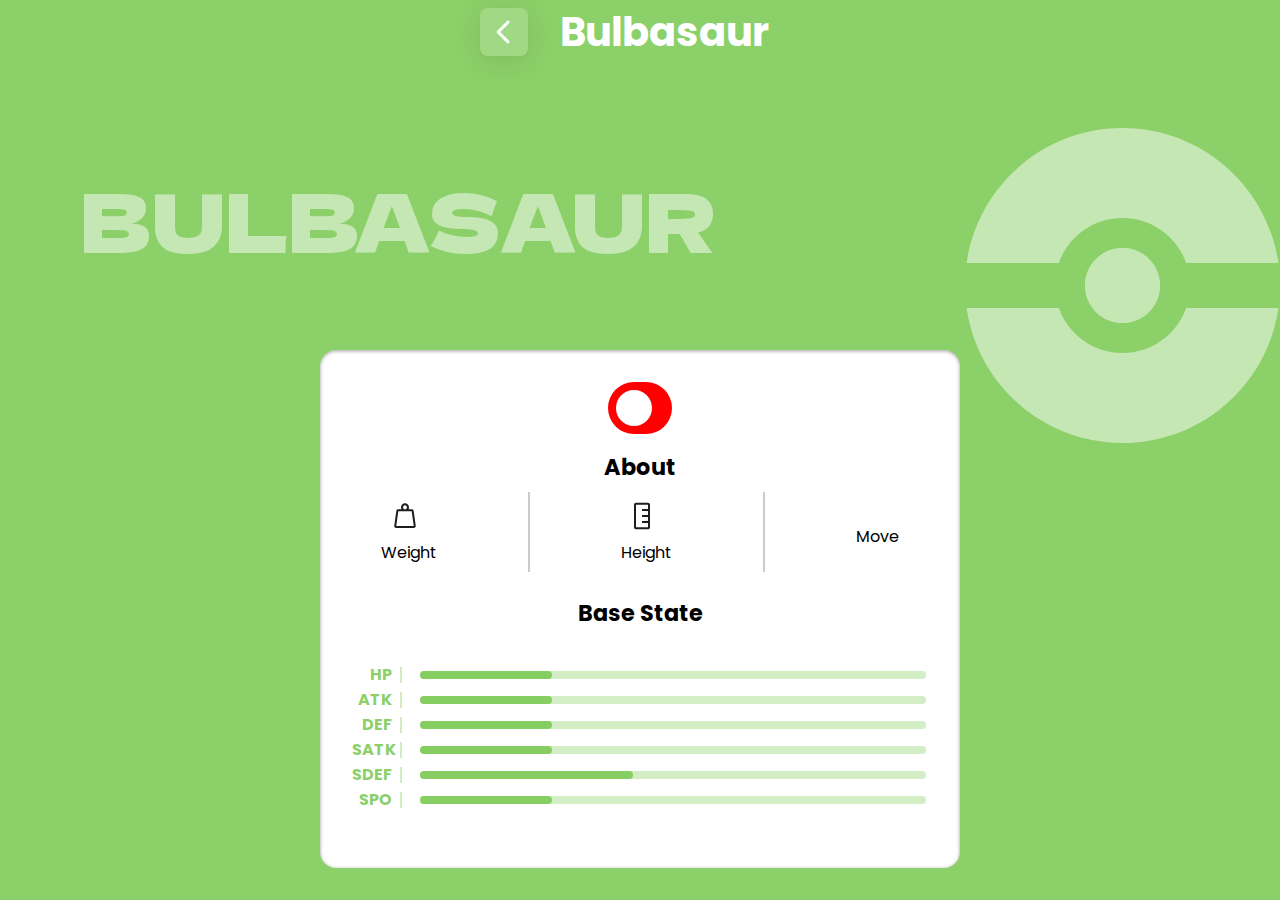
<file: POKEMON/details.html>
<html lang="en">
<head>
    <meta charset="UTF-8">
    <meta name="viewport" content="width=device-width, initial-scale=1.0">
    <link rel="shortcut icon" href="Assets/pokeball-icon.png" type="image/x-icon">
    <link rel="stylesheet" href="style.css">
    <title id="title">f</title>
    <b id="api"></b>
    <style>
        .detials {
            --grayscale-dark: rgb(255, 255, 255);
        }  
    </style>
</head>
<body>
    <main class="detail-main detials" id="detail-main">

        <!-- Name and id of Pokemone -->

        <div class="name-id-warraper"> 

            <div class="back">
                <div class="back-cover">
                    <a href="index.html"><svg  viewBox="0 0 48 48" xmlns="http://www.w3.org/2000/svg">
                        <path fill="var(--grayscale-dark)" d="M26.9501 34.9L17.0501 25C16.8834 24.8333 16.7668 24.6667 16.7001 24.5C16.6334 24.3333 16.6001 24.15 16.6001 23.95C16.6001 23.75 16.6334 23.5667 16.7001 23.4C16.7668 23.2333 16.8834 23.0667 17.0501 22.9L27.0001 12.95C27.3001 12.65 27.6584 12.5 28.0751 12.5C28.4918 12.5 28.8501 12.65 29.1501 12.95C29.4501 13.25 29.5918 13.6167 29.5751 14.05C29.5584 14.4833 29.4001 14.85 29.1001 15.15L20.3001 23.95L29.1501 32.8C29.4501 33.1 29.6001 33.45 29.6001 33.85C29.6001 34.25 29.4501 34.6 29.1501 34.9C28.8501 35.2 28.4834 35.35 28.0501 35.35C27.6168 35.35 27.2501 35.2 26.9501 34.9Z"/>
                    </svg></a>
                </div>
            </div>

            <div class="pokemone-name" id="pokemone-name">
                <!-- From API -->
                <p>Bulbasaur</p>
            </div>

            <div class="poken-id">
                <p id="poken-id">
                    <!-- From API -->
                </p>
            </div>

        </div>

        <!-- ABSULATE -->

        <div class="poke-logo-big">
            <img src="Assets/pokeball.svg" alt="pokeball-logo-big">
        </div>

        <div class="big-name">
            <!-- From API -->
            <p>Bulbasaur</p>
        </div>

        <!-- ABSULATE -->

        <!-- Futured pokemone img -->
        <div class="futured-img-wrraper">
            <div class="pokeImg">
                <!-- From API -->
            </div>
        </div>

        <!-- Futured pokemone img -->

        <!-- Details Information About Pokemone -->

        <div class="detais-info-wrraper">
            <div class="detail-info-wrappe">
                <div class="powerPackege">
                    <div class="power-wrraper">
                        <div class="svgWrapper"></div>
                        <div class="power power-1"></div>
                    </div>
                </div>
                <div class="about-wrraper">
                    <p>About</p>
                    <div class="pokemon-detail-wrapper">
                        <div class="pokemon-detail-wrapp">
                            <div class="main-title">
                                <svg viewBox="0 0 48 48" fill="none" xmlns="http://www.w3.org/2000/svg">
                                    <path d="M10.85 39H37.15L34 17H14L10.85 39ZM24 14C24.8667 14 25.5833 13.7083 26.15 13.125C26.7167 12.5417 27 11.8333 27 11C27 10.1333 26.7167 9.41667 26.15 8.85C25.5833 8.28333 24.8667 8 24 8C23.1667 8 22.4583 8.28333 21.875 8.85C21.2917 9.41667 21 10.1333 21 11C21 11.8333 21.2917 12.5417 21.875 13.125C22.4583 13.7083 23.1667 14 24 14ZM29.2 14H34C34.7667 14 35.4333 14.2417 36 14.725C36.5667 15.2083 36.9 15.8333 37 16.6L40.1 38.6C40.2333 39.5 40.0083 40.2917 39.425 40.975C38.8417 41.6583 38.0833 42 37.15 42H10.85C9.91667 42 9.15834 41.6583 8.575 40.975C7.99167 40.2917 7.76667 39.5 7.9 38.6L11 16.6C11.1 15.8333 11.4333 15.2083 12 14.725C12.5667 14.2417 13.2333 14 14 14H18.8C18.5333 13.5333 18.3333 13.0583 18.2 12.575C18.0667 12.0917 18 11.5667 18 11C18 9.33333 18.5833 7.91667 19.75 6.75C20.9167 5.58333 22.3333 5 24 5C25.6667 5 27.0833 5.58333 28.25 6.75C29.4167 7.91667 30 9.33333 30 11C30 11.5667 29.9333 12.0917 29.8 12.575C29.6667 13.0583 29.4667 13.5333 29.2 14ZM10.85 39H37.15H10.85Z" fill="#1D1D1D"></path>
                                </svg>
                                <p id="pokeWeight"><!-- API --></p>
                            </div>
                            <p class="sub-title">Weight</p>
                        </div>

                        <span class="border"></span>

                        <div class="pokemon-detail-wrapp">
                            <div class="main-title">
                                <svg style="rotate: 90deg;" viewBox="0 0 48 48" fill="none" xmlns="http://www.w3.org/2000/svg" class="straighten">
                                    <path d="M7 36C6.2 36 5.5 35.7 4.9 35.1C4.3 34.5 4 33.8 4 33V15C4 14.2333 4.3 13.5417 4.9 12.925C5.5 12.3083 6.2 12 7 12H41C41.8 12 42.5 12.3083 43.1 12.925C43.7 13.5417 44 14.2333 44 15V33C44 33.8 43.7 34.5 43.1 35.1C42.5 35.7 41.8 36 41 36H7ZM7 33H41V15H34.5V24H31.5V15H25.5V24H22.5V15H16.5V24H13.5V15H7V33ZM13.5 24H16.5H13.5ZM22.5 24H25.5H22.5ZM31.5 24H34.5H31.5Z" fill="#1D1D1D"></path>
                                </svg>
                                <p id="pokeHeight"><!-- API --></p>
                            </div>
                            <p class="sub-title">Height</p>
                        </div>

                        <span class="border"></span>

                        <div class="pokemon-detail-wrapp">
                            <div class="main-title">
                                <p id="pokeMove"><!-- API --></p>
                            </div>
                            <p class="sub-title">Move</p>
                        </div>
                    </div>
                </div>
                <p class="info-line"><!-- API --></p>
                <div class="base-state-wrraper">
                    <p>Base State</p>
                    <div class="states-wrrape">
                        <p class="states">HP</p>
                        <span class="neno-border border"></span>
                        <p class="progress-value pokeHP"></p><!-- API -->
                        <progress class="progress-bar pokeHP" id="pokeHP" value="26" max="100" class="progress-bar"></progress><!-- API --> 
                    </div>
                    <div class="states-wrrape"> 
                        <p class="states">ATK</p>
                        <span class="neno-border border"></span>
                        <p class="progress-value pokeATK"></p><!-- API -->
                        <progress class="progress-bar" id="pokeATK" value="26" max="100" class="progress-bar"></progress><!-- API --> 
                    </div>
                    <div class="states-wrrape">
                        <p class="states">DEF</p>
                        <span class="neno-border border"></span>
                        <p class="progress-value pokeDEF"></p><!-- API -->
                        <progress class="progress-bar" id="pokeDEF" value="26" max="100" class="progress-bar"></progress><!-- API --> 
                    </div>
                    <div class="states-wrrape">
                        <p class="states">SATK</p>
                        <span class="neno-border border"></span>
                        <p class="progress-value pokeSATK"></p><!-- API -->
                        <progress class="progress-bar" id="pokeSATK" value="26" max="100" class="progress-bar"></progress><!-- API --> 
                    </div>
                    <div class="states-wrrape">
                        <p class="states">SDEF</p>
                        <span class="neno-border border"></span>
                        <p class="progress-value pokeSDEF"></p><!-- API -->
                        <progress class="progress-bar" id="pokeSDEF" id="pokeHP" value="42" max="100" class="progress-bar"></progress> 
                    </div>
                    <div class="states-wrrape">
                        <p class="states">SPO</p>
                        <span class="neno-border border"></span>
                        <p class="progress-value pokeSPO"></p><!-- API -->
                        <progress class="progress-bar" id="pokeSPO" value="26" max="100" class="progress-bar"></progress><!-- API --> 
                    </div>
                </div>
            </div>
        </div>
    </main>
</body>
<script src="pokedex-details.js" defer></script>
</html>
</file>
<file: POKEMON/style.css>
/* ----------- CSS Boiler Plate ----------- */

/* Importing the Poppins font from Google Fonts */

@import url('https://fonts.googleapis.com/css2?family=Poppins:ital,wght@0,100;0,200;0,300;0,400;0,500;0,600;0,700;0,800;0,900;1,100;1,200;1,300;1,400;1,500;1,600;1,700;1,800;1,900&display=swap');
@import url('https://fonts.googleapis.com/css2?family=Dela+Gothic+One&display=swap');

/* Resetting margin and padding for all elements, setting box-sizing and default font */
* {
  margin: 0;
  padding: 0;
  box-sizing: border-box;
  font-family: "Poppins";
  font-size: 100%;
}

/* Customizing the scrollbar */
::-webkit-scrollbar {
    margin-left: 5px;
    width: 5px;
    height: 8px;
    scroll-behavior: smooth;
}

/* Styling the scrollbar thumb */
::-webkit-scrollbar-thumb {
    background-color: var(--identity-primary);
    border-radius: 8px;
}

/* Styling the scrollbar track */
::-webkit-scrollbar-track {
    background-color: var(--identity-primary);
    border-radius: 8px;
}

/* Setting height and width for html and body, and smooth scroll behavior */
html,
body {
  height: 100vh;
  width: 100vw;
  scroll-behavior: smooth;
}

/* Defining CSS variables */
:root {
  --identity-primary: #dc0a2d;
  --grayscale-black: #000000;
  --grayscale-dark: #212121;        
  --grayscale-medium: #666666;
  --grayscale-light: #e0e0e0;
  --grayscale-background: #efefef;
  --grayscale-white: #ffffff;
  --grayscale-pramnet: #ffffff;
  --glass-effect-pramnet: rgba(255, 255, 255, 0.18);
  --headline-font-size: 2rem;
  --font-weight-regular: 400;
  --font-weight-bold: 700;
  --drop-shadow: 0px 1px 3px 1px rgba(0, 0, 0, 0.2);
  --drop-shadow-hover: 0px 3px 12px 3px rgba(0, 0, 0, 0.2);
  --drop-shadow-inner: 0px 1px 3px 1px rgba(0, 0, 0, 0.25) inset;
}

/* Dark mode theme variables */
.dark-mode {
    --identity-primary: #212121;
    --grayscale-white: #666;
    --grayscale-black: #fff;
    --drop-shadow-inner: 0px 1px 3px 1px rgba(255, 255, 255, 0.25) inset;
    --drop-shadow-hover: 0px 3px 12px 3px rgba(255, 255, 255, 0.2);
}

/* ----------- CSS Boiler Plate ----------- */

/* ----------- Background CSS ----------- */

/* Styling the background section */
.background {
    height: 100vh;
    width: 100vw;
    background-color: var(--identity-primary);
    display: flex;
    justify-content: center;
    flex-direction: column;
}

/* ----------- Background CSS ----------- */

/* Styling the header section */
header {
    display: flex;
    flex-direction: column;
    gap: 1rem;
    padding: 2rem 3rem;
}

/* ----------- Logo-Name CSS ----------- */

/* Styling the logo and name container */
.logo-name {
    display: flex;
    align-items: center;
    gap: 1rem;
}

/* Styling the name text */
.name {
    font-size: var(--headline-font-size);
    color: var(--grayscale-pramnet);
    font-weight: var(--font-weight-bold);
}

/* Styling the logo image */
.logo {
    height: 2.5rem;
    width: 2.5rem;
}

/* ----------- Logo-Name CSS ----------- */

/* ----------- Search-Sort CSS ----------- */

/* Styling the search and sort container */
.search-sort {
    display: flex;
    justify-content: space-between;
}

/* Styling the search bar */
.search {
    width: 96%;
    height: 2rem;
    background-color: var(--grayscale-white);
    border-radius: 1rem;
    box-shadow: var(--drop-shadow-inner);
    display: flex;
    align-items: center;
}

/* Styling the magnifier and remove icons */
.magnifier, .remove {
    width: 2.5rem;
    display: flex;
    align-items: center;
    justify-content: center;
}

/* Styling the SVG icons inside magnifier and remove */
.magnifier svg, .remove svg {
    height: 1rem;
    width: 1rem;
}
 
/* javascript */

/* Hiding the cross element */
#cross {
    display: none;
}

/* javascript */

/* Styling the input container */
.input {
    width: 100%;
}

/* Styling the text input */
input[type="text"] {
    color: var(--grayscale-black);
    width: 100%;
    background-color: var(--grayscale-white);
    outline: none;
    border: none;
}

/* Styling the placeholder text */
input[type="text"]::placeholder {
    color: var(--grayscale-black);
}

/* Styling the sort button */
.sort {
    height: 2rem;
    width: 2rem;
    background-color: var(--grayscale-white);
    border-radius: 1.5rem;
    box-shadow: var(--drop-shadow-inner);
    cursor: pointer;
    margin-left: 0.56rem;
    position: relative;
    display: flex;
    align-items: center;
    justify-content: center;
}

/* Styling the SVG icon inside sort button */
.sort svg {
    height: 1rem;
    width: 1rem;
    margin: 0.5rem;
}

/* Styling the sort wrapper */
.sort-warrper {
    z-index: 88;
    display: none;
    position: absolute;
    right: 2.3rem;
    top: 9rem;
    width: 10rem;
    background-color: var(--identity-primary);
    color: var(--grayscale-pramnet);
    padding: 1rem;
    box-shadow: var(--drop-shadow-hover);
    border-radius: 1rem;
    font-weight: var(--font-weight-bold);
}

/* javascript */

/* Displaying the sort wrapper when open */
.sort-warrper-open {
    display: block;
}

/* javascript */

/* Styling the select dropdown */
.select {
    background-color: var(--grayscale-white);
    color: var(--grayscale-black);
    font-weight: var(--font-weight-regular);
    width: 8rem;
    border-radius: 0.5rem;
    margin-top: 0.5rem;
    box-shadow: var(--drop-shadow-inner);
    display: flex;
    flex-direction: column;
    align-items: center;
}

/* Styling the filter options */
.filter {
    width: 8rem;    
    padding: 0.5rem;
    display: flex;
    align-items: center;
    justify-content: start;
    gap: 0.2rem;
} 

/* Adding cursor pointer to all elements inside filter */
.filter * {
    cursor: pointer;
}

/* Styling the radio input */
input[type="radio"] {
    accent-color: var(--identity-primary);
}

/* ----------- Search-Sort CSS ----------- */

/* ----------- Theme CSS ----------- */

/* Styling the theme mode button */
.mode {
    background-color: var(--grayscale-white);
    box-shadow: var(--drop-shadow-inner);
    min-width: 2rem;
    height: 2rem;
    border-radius: 5rem;
    margin-left: 0.5rem;
    cursor: pointer;
    display: flex;
    align-items: center;
    justify-content: center;
}

/* Styling the inner div of the mode button */
.mode div {
    display: flex;
    align-items: center;
    justify-content: center;
}

/* Hiding the active class */
.active {
    display: none;
}

/* ----------- Theme CSS ----------- */

/* ----------- Main Section CSS ----------- */

/* Styling the main data wrapper */
.data-warrper {
    position: relative;
    height: 80%;
    min-width: 100%;
    margin: auto;
    padding: 0.5rem 2.5rem 2.5rem 2.5rem;
}

/* Styling the data wrapper */
.data-warrap {
    background-color: var(--grayscale-white);
    height: 100%;
    min-width: 95%;
    border-radius: 0.5rem;
    box-shadow: var(--drop-shadow-inner);
}

/* Styling the error message */
#error {
    z-index: 22;
    top: 45%;
    left: 48%;
    font-size: 1rem;
    display: none;
    color: var(--grayscale-black);
    position: absolute;
}

/* ----------- Main Section CSS ----------- */ 

/* ----------- Pokemon Card CSS ----------- */ 

/* Styling the data wrapper for Pokemon cards */
.data-warrap {
    display: flex;
    flex-wrap: wrap;
    justify-content: center;
    gap: 1.5rem;
    padding: 1rem;
    overflow-y: scroll;
}

/* Styling the Pokemon image */
.poke-img img {
    height: 8rem;
    width: 8rem;
}

/* Styling the Pokemon card wrapper */
.poke-warrap {
    display: flex;
    flex-direction: column;
    justify-content: center;
    align-items: center;
    padding: 1rem;
    border-radius: 1rem;
    height: 14rem;
    width: 10rem;
    background-color: bisque;
    box-shadow: var(--drop-shadow-inner);
}

/* Styling the Pokemon ID section */
.poke-id {
    display: flex;
    align-items: flex-start;
    justify-content: end;
    width: 100%;
}

/* Styling the Pokemon name */
.poke-name {
    text-transform: capitalize;
}

/* ----------- Pokemon Card CSS ----------- */ 

/* ----------- Some Media Queries CSS ----------- */ 

/* Media query for mobile devices (max-width: 430px) */
@media screen and (max-width: 430px) {
    /* Adjusting header padding and gap */
    header {
        gap: 0.5rem;
        padding: 1rem 2rem;
    }

    /* Adjusting data wrapper padding */
    .data-warrper {
        padding: 0.5rem 1.5rem 1.5rem 1.5rem;
    }

    /* Adjusting Pokemon image size */
    .poke-img img {
        height: 6rem;
        width: 6rem;
    }
    
    /* Adjusting Pokemon card wrapper padding and width */
    .poke-warrap {
        padding: 0.5rem;
        width: 8rem;
    }
}

/* ----------- Some Media Queries CSS ----------- */

/* ========================== CSS For details.html ========================== */

/* ----------- Details Page Stucture CSS ----------- */

.detail-main {
    position: relative;
    background-color: #78C850da;
    height: 100vh;
    width: 100vw;

    display: grid;
}

/* ----------- Details Page Stucture CSS ----------- */

/* ----------- Name And Id Wrraper CSS ----------- */

.name-id-warraper {
    display: flex;
    align-items: center;
    justify-content: center;
    gap: 2rem;

    width: 100vw;
    height: 4rem;
}

.back svg{
    height: 48px;
}

.back-cover {
    display: flex;
    align-items: center;
    justify-content: space-between;

    background: var(--glass-effect-pramnet);
    border-radius: 8px;
    width: 48px;
    height: 48px;
    box-shadow: 0 4px 30px rgba(0, 0, 0, 0.1);
    backdrop-filter: blur(8px);
    -webkit-backdrop-filter: blur(8px);
}

.pokemone-name p{
    color: var(--grayscale-white);
    font-weight: var(--font-weight-bold);
    font-size: 2.5rem;
    text-transform: capitalize;
}

.pokemone-name {
    display: flex;
}

.poken-id p{
    height: 48px;
    display: flex;
    align-items: top;
    color: var(--grayscale-white);
}

.poke-id i{
    color: var(--grayscale-white);
}

.poken-id {
    display: flex;
    align-items: top;
    justify-content: start;
    width: fit-content;
}

/* ----------- Name And Id Wrraper CSS ----------- */

/* ----------- ABSULATE ----------- */

.poke-logo-big img{
    right: 0px;
    position: absolute;
    height: 35vh;
    opacity: 0.5;
}

.big-name p{
    font-family: "Dela Gothic One";
    text-transform: uppercase;
    font-size: 5rem;
    opacity: 0.5;
    top: 10rem;
    left: 5rem;
    position: absolute;
    color: var(--grayscale-white);
}

/* ----------- ABSULATE ----------- */

.futured-img-wrraper {
    display: flex;
    align-items: center;
    justify-content: center;
    gap: 1rem;

    z-index: 999;
    width: 100vw;
}

.left-arrow svg, .right-arrow svg{
    height: 50px;
}

.pokeImg img{
    height: 250px;
}

/* ----------- Details Info Wrapper CSS ----------- */

.detais-info-wrraper{
    display: flex;
    justify-content: center;
    align-items: center;

    width: 100vw;
}

.detail-info-wrappe {
    border-radius: 16px;
    box-shadow: var(--drop-shadow-inner);
    height: auto;
    padding: 2rem 1rem;
    width: 40rem;
    background-color: var(--grayscale-white);
}

/* ----------- Power Wrapper CSS ----------- */

.powerPackege {
    display: flex;
    align-items: center;
    justify-content: center;

    width: 100%;
}

.power-wrraper {
    display: flex;
    align-items: center;
    justify-content: center;
    gap: 0.5rem;

    background-color: red;
    width: fit-content;
    text-align: center;
    border-radius: 50px;
    padding: 0.5rem 0.8rem  0.5rem 0.5rem;
}

.power {
    width: auto;
    font-size: 1rem;
    border-radius: 50px;
    color: var(--grayscale-white);
    font-weight: var(--font-weight-bold);
    text-transform: capitalize;
}

.svgWrapper {
    display: flex;
    align-items: center;
    justify-content: center;

    height: 36px;
    width: 36px;
    border-radius: 50px;
    background-color: var(--grayscale-white);
}

.power svg {
    background-color: var(--grayscale-white);
    border-radius: 24px;
}

/* ----------- Power Wrapper CSS ----------- */

/* ----------- About Wrapper CSS ----------- */

.about-wrraper {
    display: flex;
    flex-direction: column;
    align-items: center;
    justify-content: center;
    gap: 0.5rem;

    width: 100%;
    margin: 1rem 0rem;
}

.about-wrraper > p {
    font-size: 1.4rem;
    font-weight: var(--font-weight-bold);
}

.pokemon-detail-wrapper {
    display: flex;
    justify-content: space-around;

    width: 100%;
}

.pokemon-detail-wrapp {
    display: flex;
    flex-direction: column;
    justify-content: center;
    align-items: center;
    gap: 0.5rem;
}

.main-title {
    display: flex;
    align-items: center;
    gap: 0.5rem;

}

.main-title svg {
    height: 32px;
}

.border {
    height: 5rem;
    border: 1px solid ;
    opacity: 0.2;
}

#pokeMove {
    text-transform: capitalize;
}

.main-title p{
    font-size: 1.2rem;
}

/* ----------- About Wrapper CSS ----------- */

/* ----------- Info line CSS ----------- */

.info-line {
    word-break: break-all;
    text-align: center;
}

/* ----------- Info line CSS ----------- */

/* ----------- Pokemone State Wrraper CSS ----------- */

.base-state-wrraper {
    margin: 1.5rem 1rem;
}

.base-state-wrraper > p {
    margin-bottom: 2rem;
    text-align: center;
    font-size: 1.4rem;
    font-weight: var(--font-weight-bold);
}

.states-wrrape {
    display: flex;
    align-items: center;
    gap: 0.5rem;
    justify-content: space-around;

    width: 100%;
}

.states {
    min-width: 40px;
    text-align: right;
    color: #78C850da;
    font-weight: var(--font-weight-bold);
}

.progress-value {
    font-weight: var(--font-weight-bold);
}

.neno-border {
    height: 1rem; 
    border: 1px solid #78C850da;
    opacity: 0.4;
}

.progress-bar {
    height: 12px;
    border: 2px solid #fff;
    width: 40rem;
}

progress[value]::-webkit-progress-bar {
    width: 100%;
    border-radius: 50px;
    background-color: #78c85054;
}
progress[value]::-webkit-progress-value {
    border-radius: 50px;
    background-color: #78C850da;
}
  

/* ----------- Pokemone State Wrraper CSS ----------- */

/* ----------- Details Info Wrapper CSS ----------- */

/* ------------------------- Some Media Queries CSS ------------------------- */ 

@media screen and (max-width: 768px) {

}

/* ------------------------- Some Media Queries CSS ------------------------- */ 


/* ========================== CSS For details.html ========================== */
</file>
